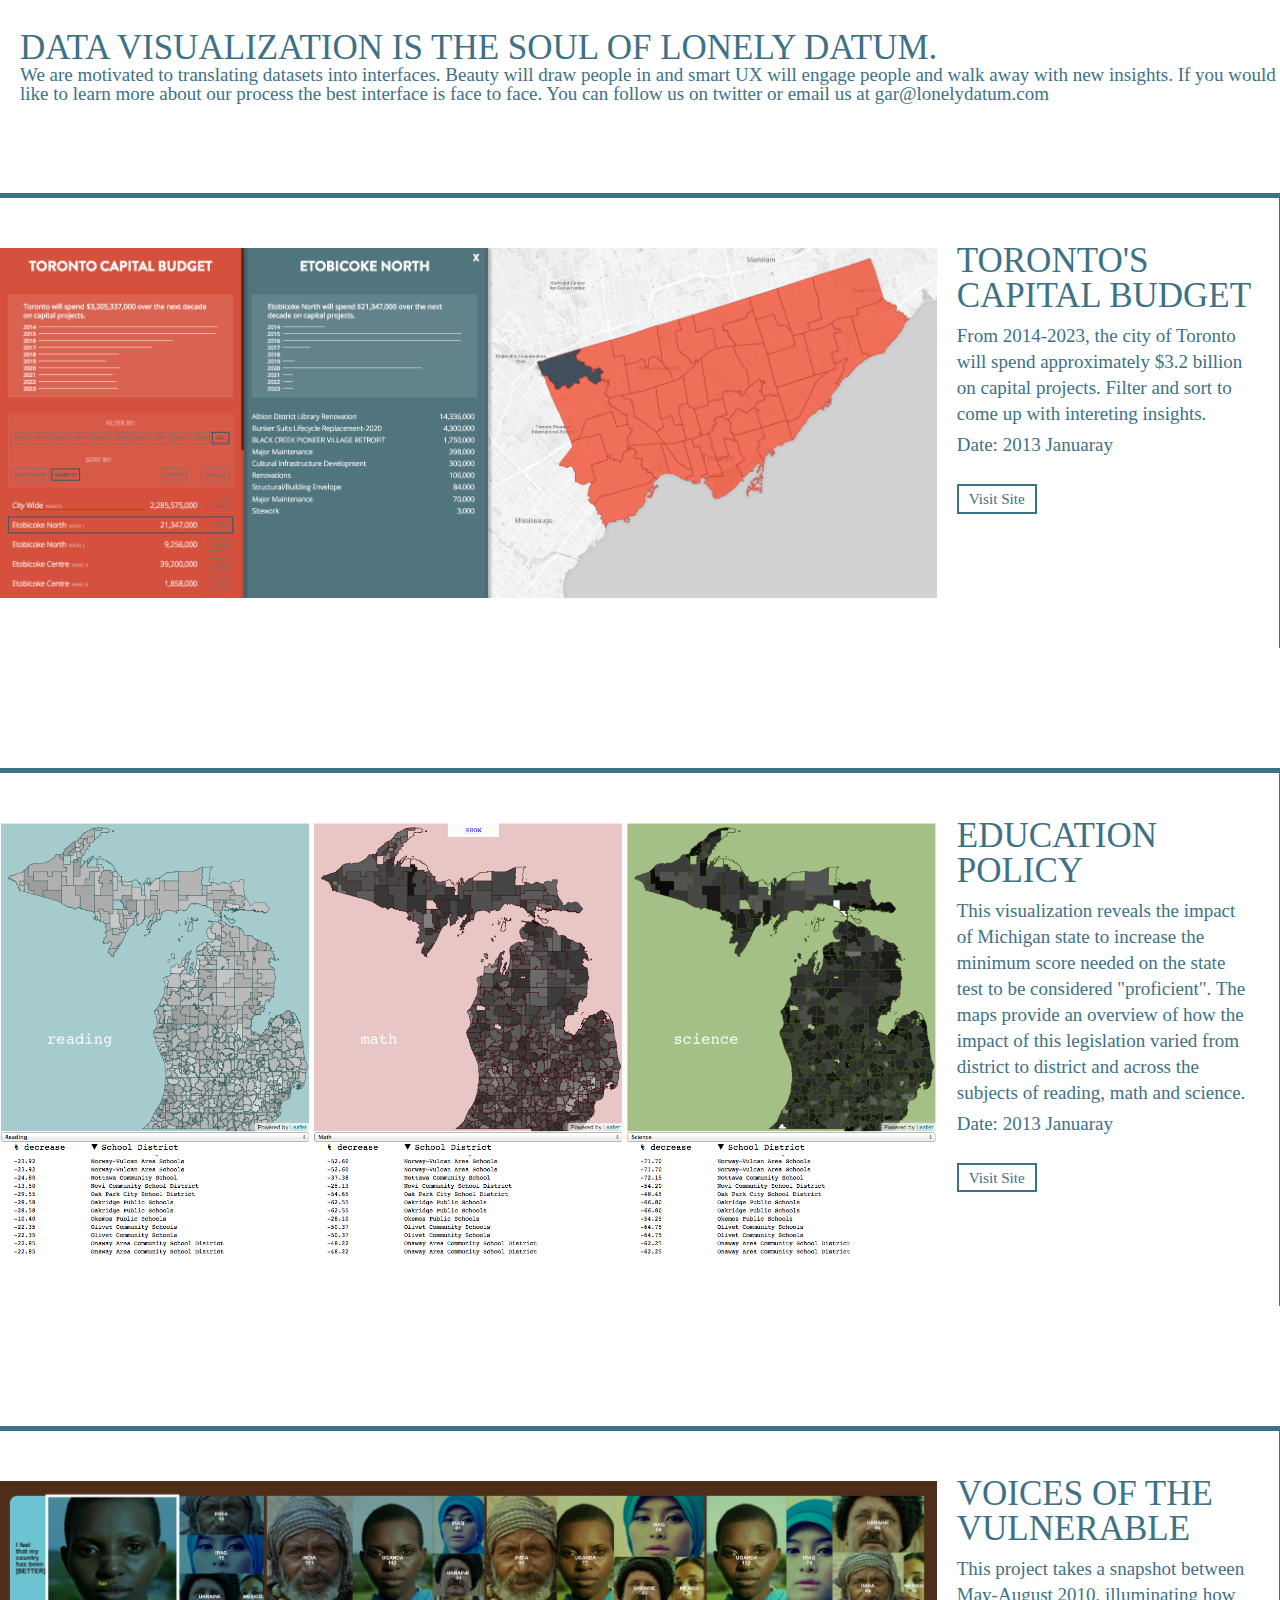
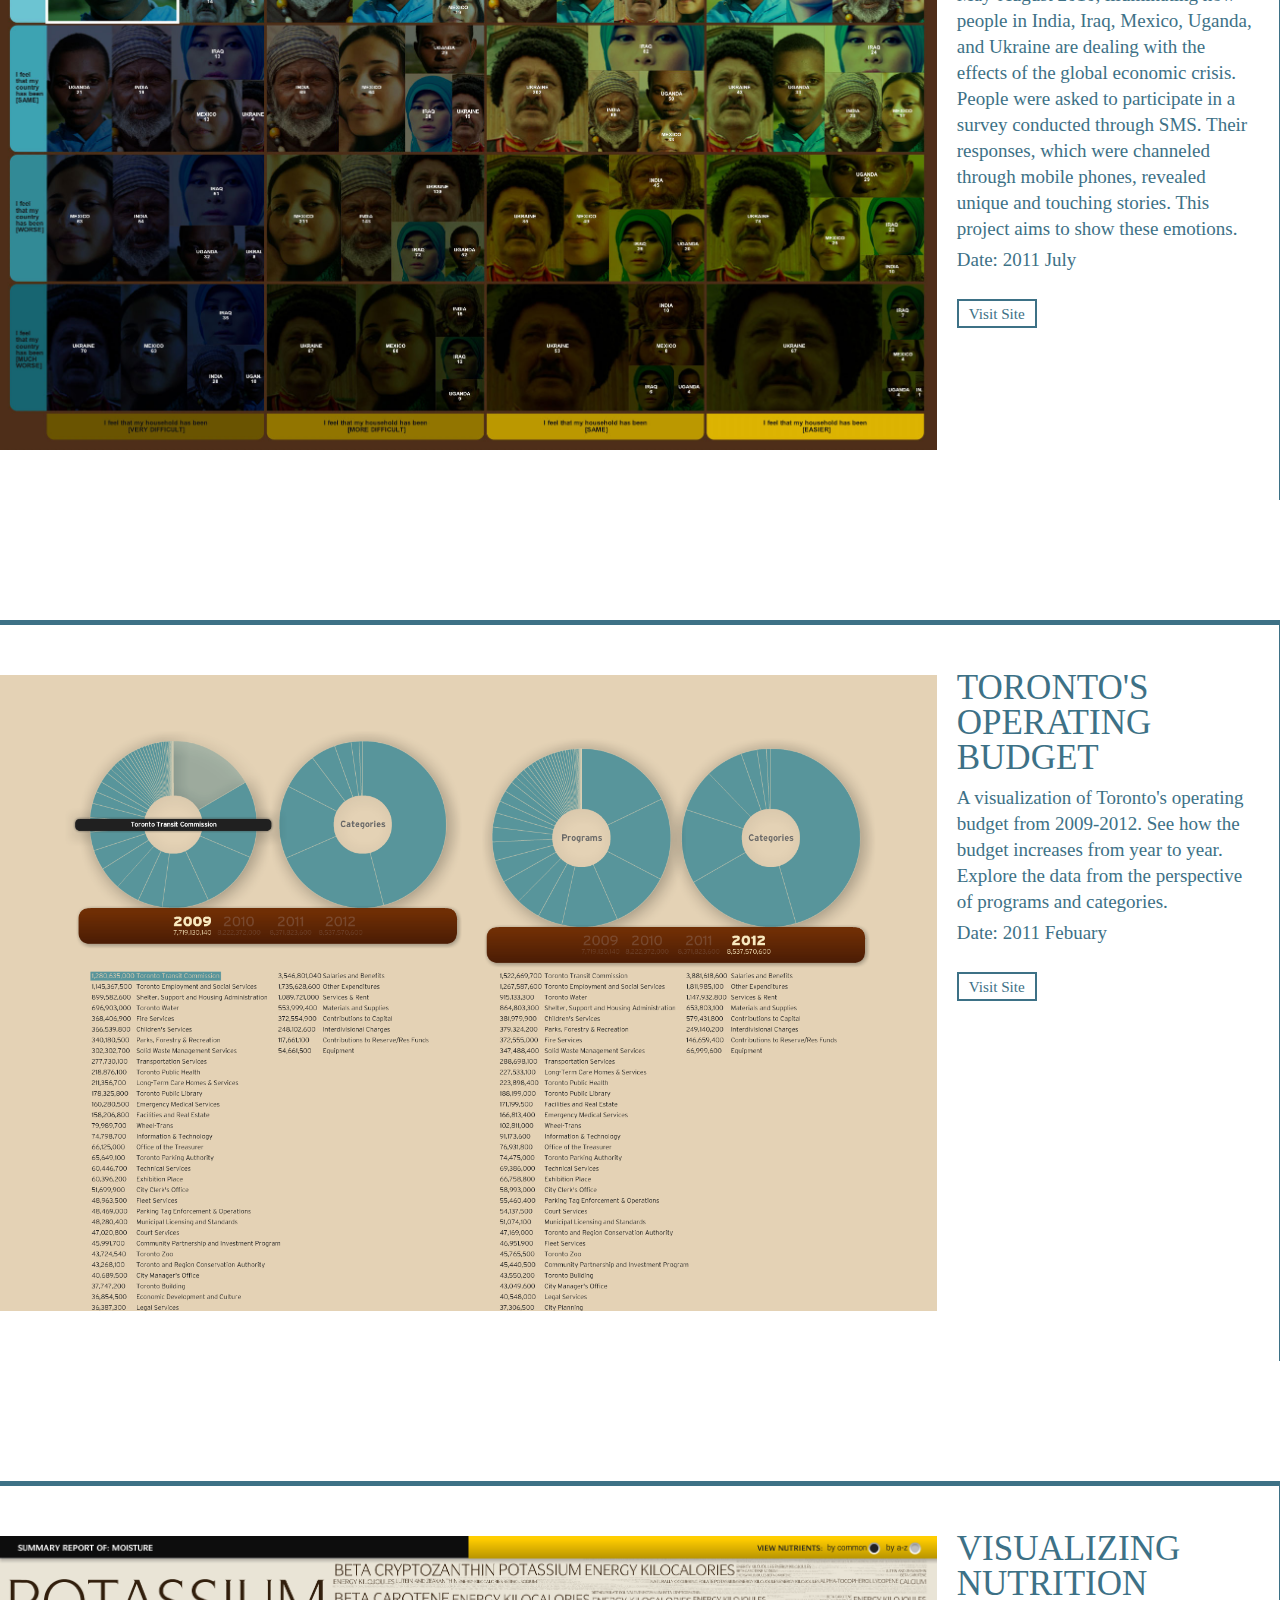
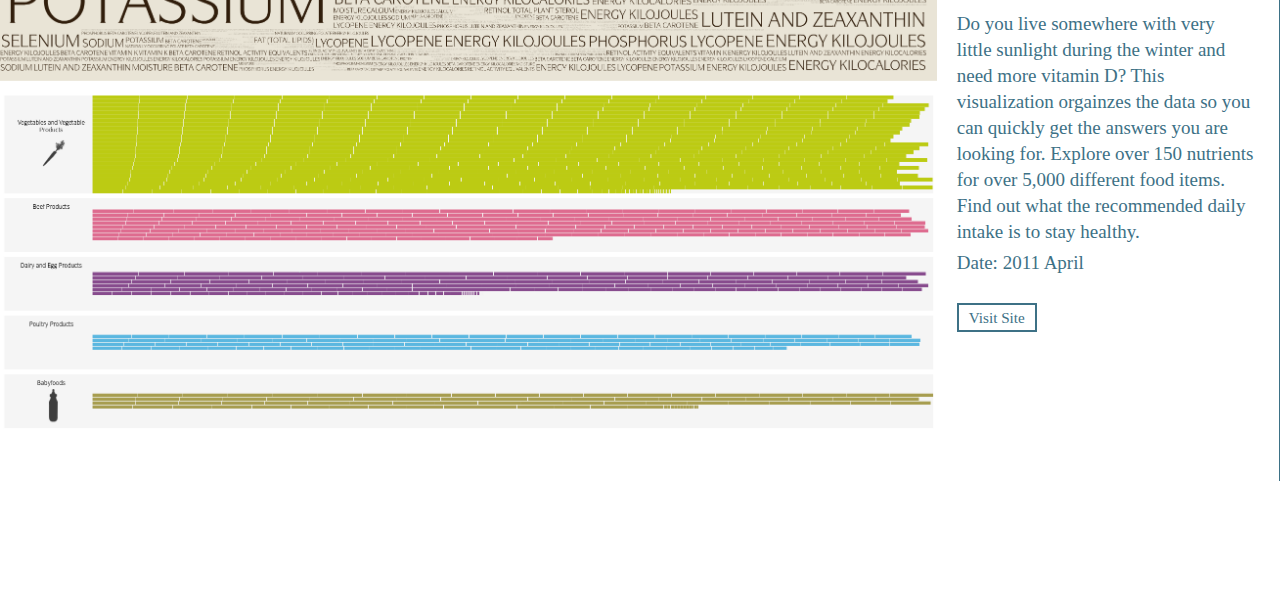
<file: index.html>
<!DOCTYPE html>
<html lang="en">
<head>
	<meta charset="UTF-8">
	<title>Lonely Datum</title>
	<link rel="stylesheet" href="styles/reset.css">
	<script type="text/javascript" src="http://fast.fonts.net/jsapi/bb290d41-07e2-4e56-99b3-3d74210ce2ca.js"></script>
	<link rel="stylesheet" href="styles/main.css">

</head>
<body>
	<div id="about">
		<div class="title">			
			Data Visualization is the soul of Lonely Datum. 
		</div>
		<div class="description">			
			We are motivated to translating datasets into interfaces. Beauty will draw people in and smart UX will engage people and walk away with new insights.

			If you would like to learn more about our process the best interface is face to face. You can follow us on twitter or email us at gar@lonelydatum.com
		</div>

	</div>
	<div class="projects">
		
		<div class="projectItem">			
			<div class="hero">
				<img  src="../images/projects/capital-budget.png">
			</div>
			
			<div class="content">
				<div class="title">TORONTO'S Capital Budget</div>
				<div class="description">From 2014-2023, the city of Toronto will spend approximately $3.2 billion on capital projects. Filter and sort to come up with intereting insights.</div>
				<div class="date">Date: 2013 Januaray</div>				
				<div class="info">					
					<a class="visit" href="http://capital-budget.lonelydatum.com" target="_blank">Visit Site</a>					
				</div>				
			</div>
		</div>


		<div class="projectItem">			
			<div class="hero">
				<img  src="../images/projects/cut-scores.png">
			</div>
			
			<div class="content">
				<div class="title">EDUCATION POLICY</div>
				<div class="description">This visualization reveals the impact of Michigan state to increase the minimum score needed on the state test to be considered "proficient". The maps provide an overview of how the impact of this legislation varied from district to district and across the subjects of reading, math and science.</div>
				<div class="date">Date: 2013 Januaray</div>				
				<div class="info">
					
					<a class="visit" href="http://lonelydatum.com/visualize/cut-scores" target="_blank">Visit Site</a>	
				</div>				
			</div>
		</div>


		<div class="projectItem">			
			<div class="hero">
				<img  src="../images/projects/vvv.jpg">
			</div>
			
			<div class="content">
				<div class="title">VOICES OF THE VULNERABLE</div>
				<div class="description">This project takes a snapshot between May-August 2010, illuminating how people in India, Iraq, Mexico, Uganda, and Ukraine are dealing with the effects of the global economic crisis. People were asked to participate in a survey conducted through SMS. Their responses, which were channeled through mobile phones, revealed unique and touching stories. This project aims to show these emotions.</div>
				<div class="date">Date: 2011 July</div>				
				<div class="info">
					
					<a class="visit" href="http://voices-of-the-vulnerable.lonelydatum.com" target="_blank">Visit Site</a>					
				</div>				
			</div>
		</div>

		<div class="projectItem">			
			<div class="hero">
				<img  src="../images/projects/budget.png">
			</div>
			
			<div class="content">
				<div class="title">TORONTO'S OPERATING BUDGET</div>
				<div class="description">
					A visualization of Toronto's operating budget from 2009-2012. See how the budget increases from year to year. Explore the data from the perspective of programs and categories. 
				</div>
				<div class="date">Date: 2011 Febuary</div>				
				<div class="info">					
					<a class="visit" href="http://operating-budget.lonelydatum.com" target="_blank">Visit Site</a>					
				</div>				
			</div>
		</div>

		<div class="projectItem">			
			<div class="hero">
				<img  src="../images/projects/food.png">
			</div>
			
			<div class="content">
				<div class="title">VISUALIZING NUTRITION</div>
				<div class="description">Do you live somewhere with very little sunlight during the winter and need more vitamin D? This visualization orgainzes the data so you can quickly get the answers you are looking for. Explore over 150 nutrients for over 5,000 different food items. Find out what the recommended daily intake is to stay healthy.</div>
				<div class="date">Date: 2011 April</div>				
				<div class="info">
					
					<a class="visit" href="http://nutrition.lonelydatum.com" target="_blank">Visit Site</a>
					
				</div>				
			</div>
		</div>

	</div>
	
</body>

</html>
</file>
<file: styles/main.css>
body{
	font-family: 'Pathway Gothic One',sans-serif;
	color: #3d7186;
	font-family: 'Venus W01 Mager';
    font-size: 19px;
    
}

#about{
	/*font-family: 'Venus W01 Kursiv Mager';*/
	/*font-size: 40px;*/
	margin-top: 30px;
	margin-bottom: 90px;
	padding-left: 20px;
	min-width: 300px;
    max-width: 1400px;
}

.projects{
	min-width: 300px;
    max-width: 1400px;
}


.projectItem {
	display: flex;

	border-width: 5px 1px 0 0;
    border-color: #3D7186;
    border-style: solid;
    background-color: #fff;
    margin: 0 0 120px;
    
    padding: 50px 0 50px

}


.projectItem .hero{
	flex:3;
  	min-width:0;
}

.projectItem .hero img{
	width:auto;
	height:auto;
	max-width:100%;
	max-height:100%;
	display: block;
}




.projectItem .content{
	flex:1;
	
	
    padding: 0 10px 0 20px;
    margin-top: -5px;
    display: flex;
    flex-direction: column;    
}





.title {
    font-family: 'Venus W01 Kursiv Mager';
    text-transform: uppercase;
    font-size: 35px;
}

.projectItem .content .description {
    line-height: 26px;
    padding: 10px 15px 8px 0
}

.projectItem .content .info {
	margin-top: 2em;
    font-size: 80%;
    /*align-self: flex-end;*/
    /*padding-left: 10px*/
}

.projectItem .content .visit{
	padding: 5px 10px;
	border:2px solid #3d7186;
	display: inline-block;
	text-decoration: none;
	color: #3d7186;
	transition: .3s;
}

.projectItem .content .visit:hover{
	background-color: #3d7186;
	color: white;
}
</file>
